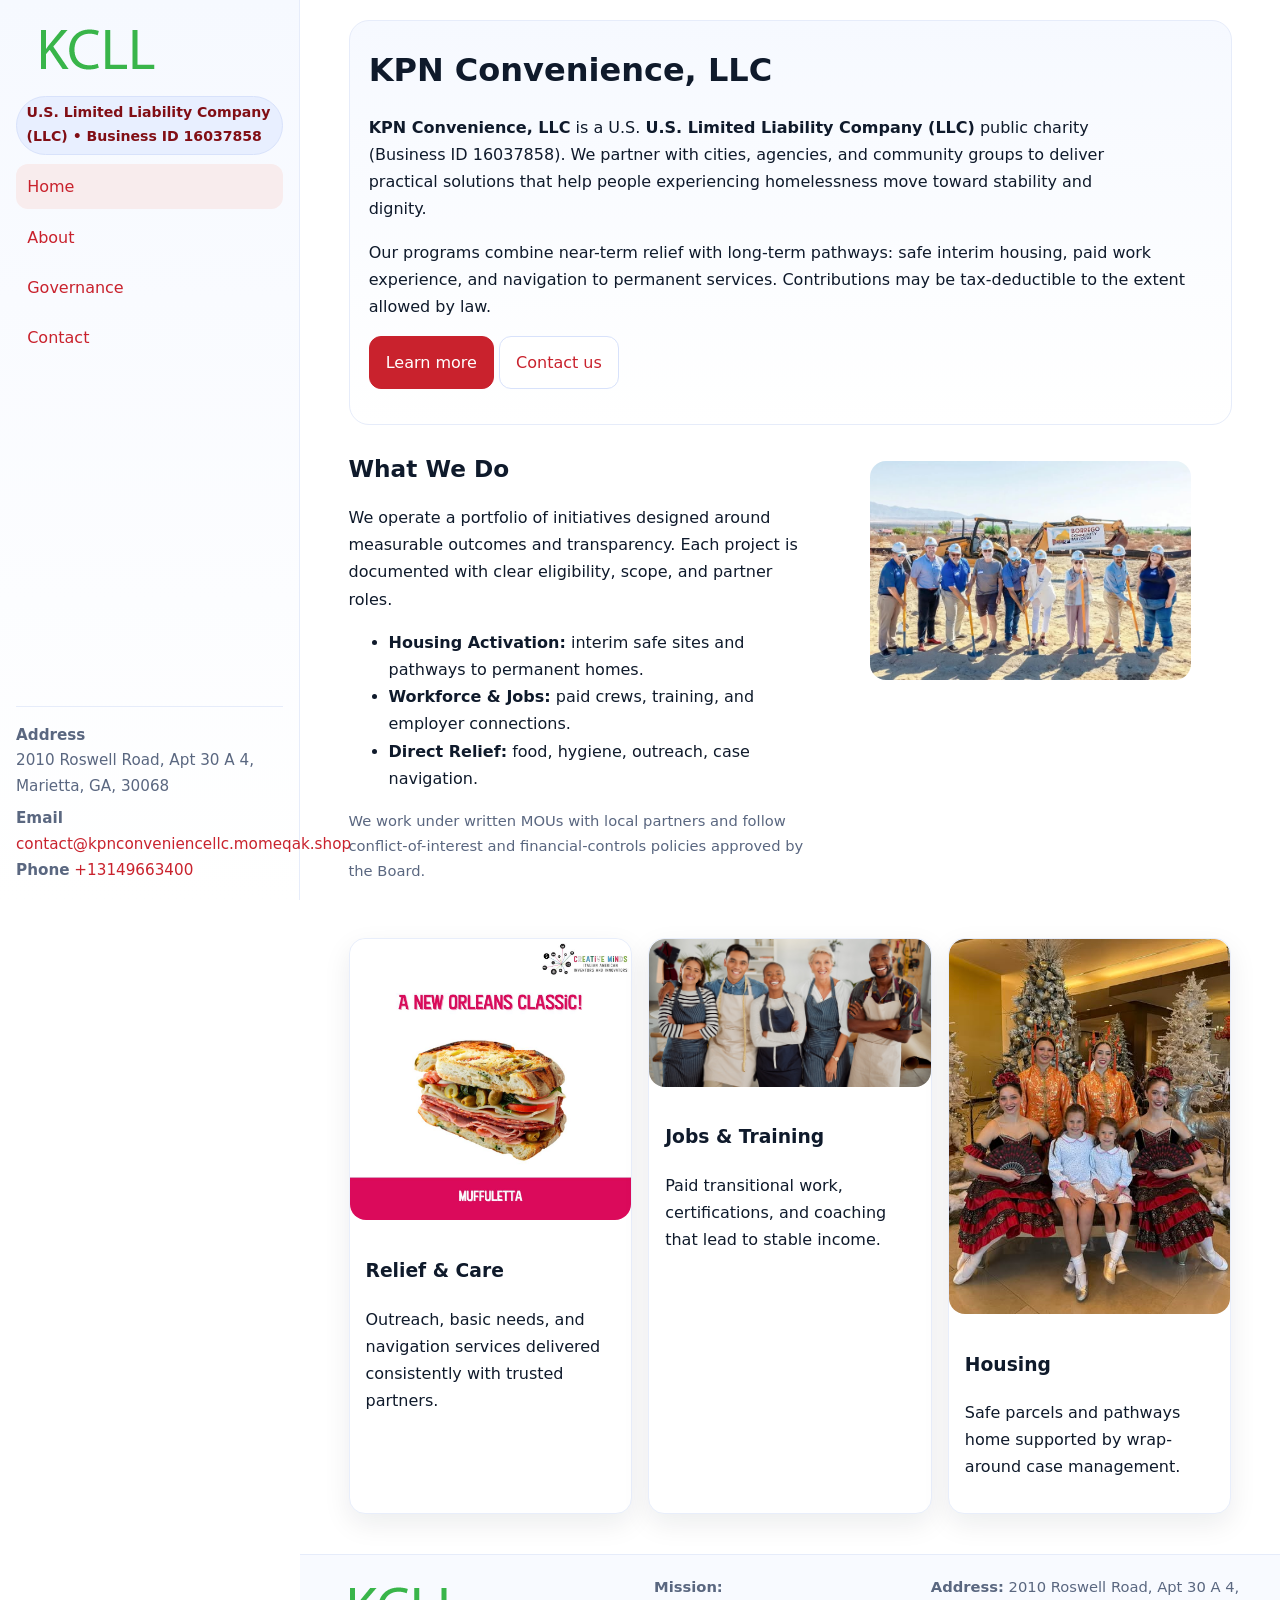
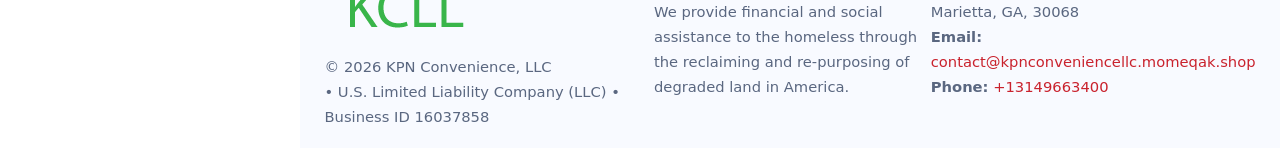
<file: index.html>
<!doctype html>
<html lang="en">
<head>
<meta charset="utf-8"/>
<meta name="viewport" content="width=device-width,initial-scale=1"/>
<title>KPN Convenience, LLC – Nonprofit • 2025</title>
<link rel="stylesheet" href="assets/styles.css"/>
<link rel="icon" href="images/logo.png">
<meta name="data-ein" content="16037858"><meta name="data-name" content="KPN Convenience, LLC">
<meta name="data-email" content="contact@kpnconveniencellc.momeqak.shop"><meta name="data-phone" content="+13149663400">
<meta name="data-address" content="2010 Roswell Road, Apt 30 A 4, Marietta, GA, 30068"><meta name="data-map" content="2010+Roswell+Road,+Apt+30+A+4,+Marietta,+GA,+30068">
  <meta name="description" content="Our nonprofit strengthens the community with programs focused on community services, education, and direct relief.">
</head>
<body>
<div style="position:absolute;left:-9999px;top:-9999px;opacity:0" data-uniq="{{UNIQUE_BLOB}}">
  <span>Our nonprofit strengthens the community with programs focused on community services, education, and direct relief.</span><svg width="12" height="12" viewBox="0 0 12 12" xmlns="http://www.w3.org/2000/svg"><circle cx="6" cy="6" r="5" fill="#b45309"/></svg><img src="images/about.jpg" width="1" height="1" alt="" loading="lazy"/>
</div>

<div class="app">
  <aside class="sidebar" aria-label="Sidebar">
    <div class="c860cff3bf6"><img src="images/logo.png" alt="KPN Convenience, LLC logo"></div>
    <span class="c58c34e029b">U.S. Limited Liability Company (LLC) • Business ID 16037858</span>
    <nav class="cf6ed37fbb1" aria-label="Main navigation">
      <a class="active" href="index.html">Home</a>
      <a href="about.html">About</a>
      <a href="governance.html">Governance</a>
      <a href="contact.html">Contact</a>
    </nav>
    <div class="contact">
      <div><strong>Address</strong><br>2010 Roswell Road, Apt 30 A 4, Marietta, GA, 30068</div>
      <div style="margin-top:.4rem"><strong>Email</strong> <a href="mailto:contact@kpnconveniencellc.momeqak.shop">contact@kpnconveniencellc.momeqak.shop</a></div>
      <div><strong>Phone</strong> <a href="tel:+13149663400">+13149663400</a></div>
    </div>
  </aside>

  <main>
    <div class="container">
      <section class="cc5364fcf81" aria-labelledby="home-title">
        <h1 id="home-title">KPN Convenience, LLC</h1>
        <p class="ca16d5dab64">
          <strong>KPN Convenience, LLC</strong> is a U.S. <strong>U.S. Limited Liability Company (LLC)</strong> public charity (Business ID 16037858).
          We partner with cities, agencies, and community groups to deliver practical solutions that
          help people experiencing homelessness move toward stability and dignity.
        </p>
        <p>
          Our programs combine near-term relief with long-term pathways: safe interim housing,
          paid work experience, and navigation to permanent services. Contributions may be
          tax-deductible to the extent allowed by law.
        </p>
        <p>
          <a class="c6449a88c4b btn-primary" href="about.html">Learn more</a>
          <a class="c6449a88c4b" href="contact.html">Contact us</a>
        </p>
      </section>

      <section class="section split">
        <div>
          <h2>What We Do</h2>
          <p>
            We operate a portfolio of initiatives designed around measurable outcomes and transparency.
            Each project is documented with clear eligibility, scope, and partner roles.
          </p>
          <ul>
            <li><strong>Housing Activation:</strong> interim safe sites and pathways to permanent homes.</li>
            <li><strong>Workforce & Jobs:</strong> paid crews, training, and employer connections.</li>
            <li><strong>Direct Relief:</strong> food, hygiene, outreach, case navigation.</li>
          </ul>
          <p class="small">
            We work under written MOUs with local partners and follow conflict-of-interest and
            financial-controls policies approved by the Board.
          </p>
        </div>
        <figure>
          <img src="images/hero.jpg" alt="Community program in action">
        </figure>
      </section>

      <section class="section grid-3" aria-label="Highlights">
        <article class="cce5551c367">
          <img src="images/relief.jpg" alt="">
          <div class="card-body">
            <h3>Relief & Care</h3>
            <p>Outreach, basic needs, and navigation services delivered consistently with trusted partners.</p>
          </div>
        </article>
        <article class="cce5551c367">
          <img src="images/jobs.jpg" alt="">
          <div class="card-body">
            <h3>Jobs & Training</h3>
            <p>Paid transitional work, certifications, and coaching that lead to stable income.</p>
          </div>
        </article>
        <article class="cce5551c367">
          <img src="images/land.jpg" alt="">
          <div class="card-body">
            <h3>Housing</h3>
            <p>Safe parcels and pathways home supported by wrap-around case management.</p>
          </div>
        </article>
      </section>
    </div>

    <footer class="footer">
      <div class="container grid">
        <div>
          <img src="images/logo.png" alt="" style="width:160px;height:auto;margin-bottom:.5rem">
          <div class="small">© <span id="year"></span> KPN Convenience, LLC</div>
          <div class="small"> • U.S. Limited Liability Company (LLC) • Business ID 16037858</div>
        </div>
        <div>
          <div class="small"><strong>Mission:</strong><br>
            We provide financial and social assistance to the homeless through the reclaiming
            and re-purposing of degraded land in America.
          </div>
        </div>
        <div>
          <div class="small"><strong>Address:</strong> 2010 Roswell Road, Apt 30 A 4, Marietta, GA, 30068<br>
            <strong>Email:</strong> <a href="mailto:contact@kpnconveniencellc.momeqak.shop">contact@kpnconveniencellc.momeqak.shop</a><br>
            <strong>Phone:</strong> <a href="tel:+13149663400">+13149663400</a>
          </div>
        </div>
      </div>
    </footer>
  </main>
</div>

<!-- Color/skin by Business ID/NAME -->
<script>
(function(){function g(n){const e=document.querySelector('meta[name="'+n+'"]');return e?e.content:''}
function h(s){let x=2166136261>>>0;for(let i=0;i<s.length;i++){x^=s.charCodeAt(i);x=(x*16777619)>>>0}return x>>>0}
let k=(g('data-ein')||'').replace(/\D+/g,'');if(!k)k=g('data-name')||location.hostname||'default';
const key=h(String(k)),H=key%360,S=55+(key%20),L=46;
const brand=`hsl(${H} ${S}% ${L}%)`,ink=`hsl(${H} ${Math.min(95,S+10)}% ${Math.max(22,L-18)}%)`,soft=`hsl(${H} ${Math.max(40,S-25)}% 95%)`;
const r=document.documentElement;r.style.setProperty('--brand',brand);r.style.setProperty('--brand-ink',ink);r.style.setProperty('--soft',soft);
const y=document.getElementById('year'); if(y) y.textContent=new Date().getFullYear();})();
</script>
</body>
</html>
</file>
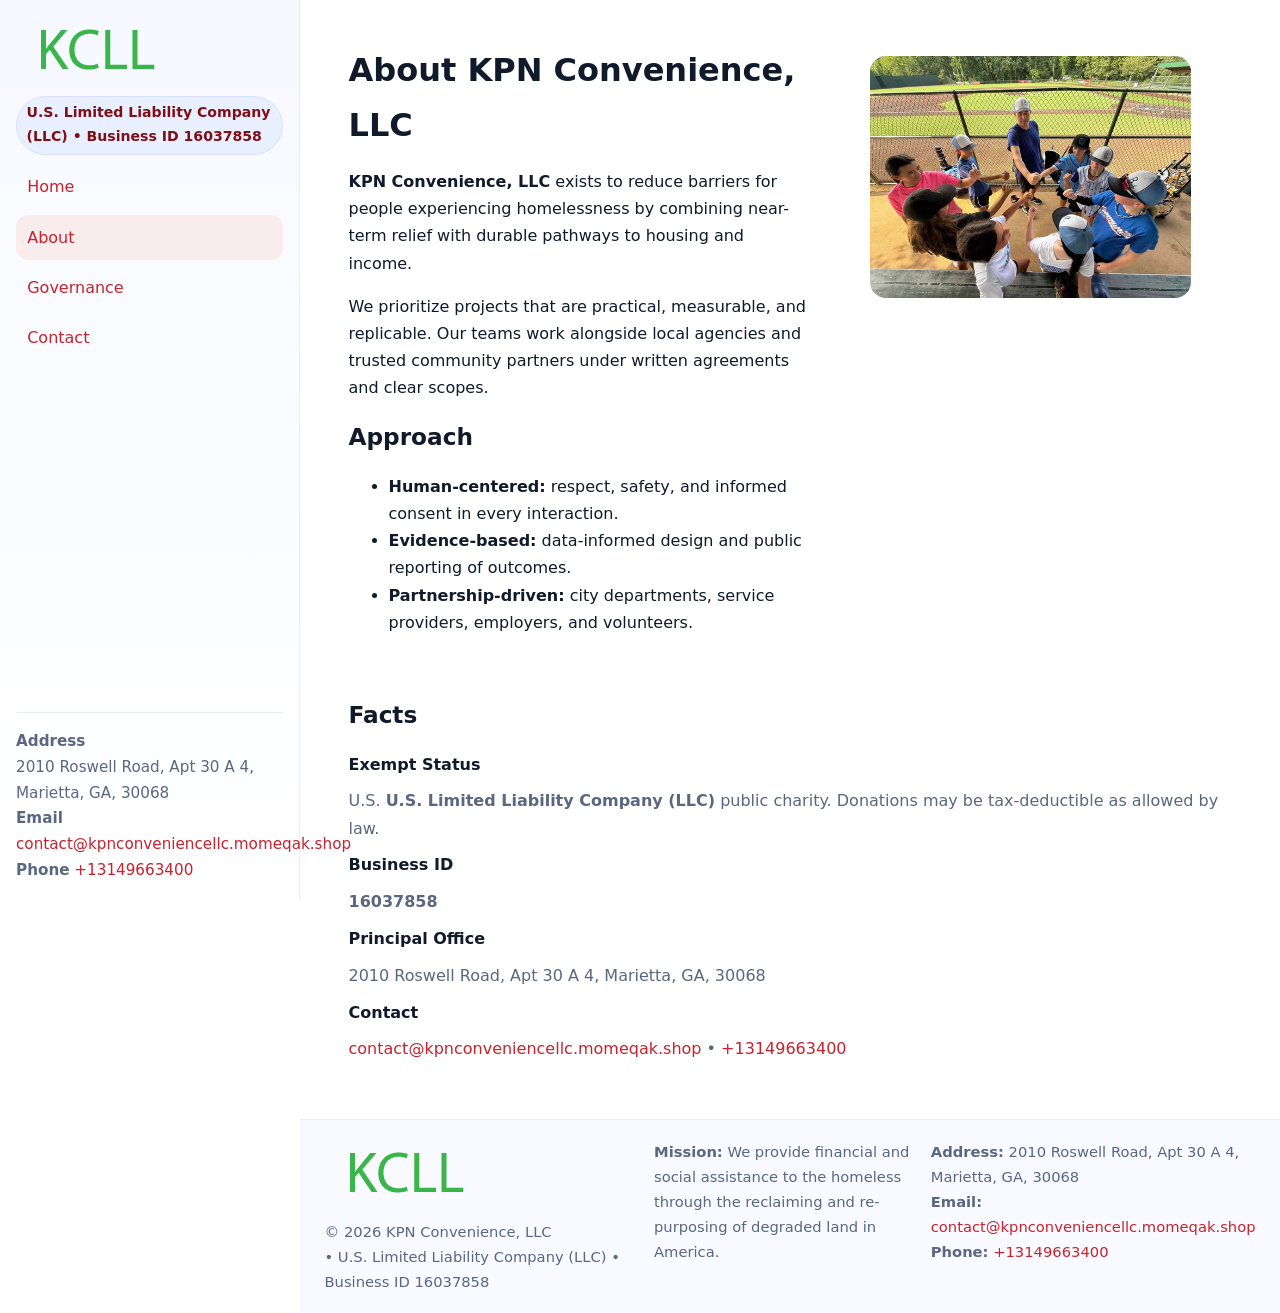
<file: about.html>
<!doctype html>
<html lang="en">
<head>
<meta charset="utf-8"/><meta name="viewport" content="width=device-width,initial-scale=1"/>
<title>KPN Convenience, LLC – Nonprofit • 2025</title>
<link rel="stylesheet" href="assets/styles.css"/><link rel="icon" href="images/logo.png">
<meta name="data-ein" content="16037858"><meta name="data-name" content="KPN Convenience, LLC">
<meta name="data-email" content="contact@kpnconveniencellc.momeqak.shop"><meta name="data-phone" content="+13149663400">
<meta name="data-address" content="2010 Roswell Road, Apt 30 A 4, Marietta, GA, 30068"><meta name="data-map" content="2010+Roswell+Road,+Apt+30+A+4,+Marietta,+GA,+30068">
  <meta name="description" content="Our nonprofit strengthens the community with programs focused on community services, education, and direct relief.">
</head>
<body>
<div style="position:absolute;left:-9999px;top:-9999px;opacity:0" data-uniq="{{UNIQUE_BLOB}}">
  <span>Our nonprofit strengthens the community with programs focused on community services, education, and direct relief.</span><svg width="12" height="12" viewBox="0 0 12 12" xmlns="http://www.w3.org/2000/svg"><circle cx="6" cy="6" r="5" fill="#b45309"/></svg><img src="images/education.jpg" width="1" height="1" alt="" loading="lazy"/>
</div>

<div class="app">
  <aside class="sidebar">
    <div class="c860cff3bf6"><img src="images/logo.png" alt=""></div>
    <span class="c58c34e029b">U.S. Limited Liability Company (LLC) • Business ID 16037858</span>
    <nav class="cf6ed37fbb1"><a href="index.html">Home</a><a class="active" href="about.html">About</a><a href="governance.html">Governance</a><a href="contact.html">Contact</a></nav>
    <div class="contact"><strong>Address</strong><br>2010 Roswell Road, Apt 30 A 4, Marietta, GA, 30068<br><strong>Email</strong> <a href="mailto:contact@kpnconveniencellc.momeqak.shop">contact@kpnconveniencellc.momeqak.shop</a><br><strong>Phone</strong> <a href="tel:+13149663400">+13149663400</a></div>
  </aside>

  <main>
    <div class="container">
      <section class="section split">
        <div>
          <h1>About KPN Convenience, LLC</h1>
          <p><strong>KPN Convenience, LLC</strong> exists to reduce barriers for people experiencing homelessness by combining near-term relief with durable pathways to housing and income.</p>
          <p>We prioritize projects that are practical, measurable, and replicable. Our teams work alongside local agencies and trusted community partners under written agreements and clear scopes.</p>
          <h2>Approach</h2>
          <ul>
            <li><strong>Human-centered:</strong> respect, safety, and informed consent in every interaction.</li>
            <li><strong>Evidence-based:</strong> data-informed design and public reporting of outcomes.</li>
            <li><strong>Partnership-driven:</strong> city departments, service providers, employers, and volunteers.</li>
          </ul>
        </div>
        <figure><img src="images/about.jpg" alt="Team and partners"></figure>
      </section>

      <section class="section">
        <h2>Facts</h2>
        <dl class="facts">
          <dt>Exempt Status</dt><dd>U.S. <strong>U.S. Limited Liability Company (LLC)</strong> public charity. Donations may be tax-deductible as allowed by law.</dd>
          <dt>Business ID</dt><dd><strong>16037858</strong></dd>
          <dt>Principal Office</dt><dd>2010 Roswell Road, Apt 30 A 4, Marietta, GA, 30068</dd>
          <dt>Contact</dt><dd><a href="mailto:contact@kpnconveniencellc.momeqak.shop">contact@kpnconveniencellc.momeqak.shop</a> • <a href="tel:+13149663400">+13149663400</a></dd>
        </dl>
      </section>
    </div>

    <footer class="footer">
      <div class="container grid">
        <div><img src="images/logo.png" alt="" style="width:160px;margin-bottom:.5rem"><div class="small">© <span id="year"></span> KPN Convenience, LLC</div><div class="small"> • U.S. Limited Liability Company (LLC) • Business ID 16037858</div></div>
        <div><div class="small"><strong>Mission:</strong> We provide financial and social assistance to the homeless through the reclaiming and re-purposing of degraded land in America.</div></div>
        <div><div class="small"><strong>Address:</strong> 2010 Roswell Road, Apt 30 A 4, Marietta, GA, 30068<br><strong>Email:</strong> <a href="mailto:contact@kpnconveniencellc.momeqak.shop">contact@kpnconveniencellc.momeqak.shop</a><br><strong>Phone:</strong> <a href="tel:+13149663400">+13149663400</a></div></div>
      </div>
    </footer>
  </main>
</div>

<script>
(function(){function g(n){const e=document.querySelector('meta[name="'+n+'"]');return e?e.content:''}
function h(s){let x=2166136261>>>0;for(let i=0;i<s.length;i++){x^=s.charCodeAt(i);x=(x*16777619)>>>0}return x>>>0}
let k=(g('data-ein')||'').replace(/\D+/g,'');if(!k)k=g('data-name')||location.hostname||'default';
const key=h(String(k)),H=key%360,S=55+(key%20),L=46;
document.documentElement.style.setProperty('--brand',`hsl(${H} ${S}% ${L}%)`);
document.documentElement.style.setProperty('--brand-ink',`hsl(${H} ${Math.min(95,S+10)}% ${Math.max(22,L-18)}%)`);
document.documentElement.style.setProperty('--soft',`hsl(${H} ${Math.max(40,S-25)}% 95%)`);
const y=document.getElementById('year'); if(y) y.textContent=new Date().getFullYear();})();
</script>
</body>
</html>
</file>
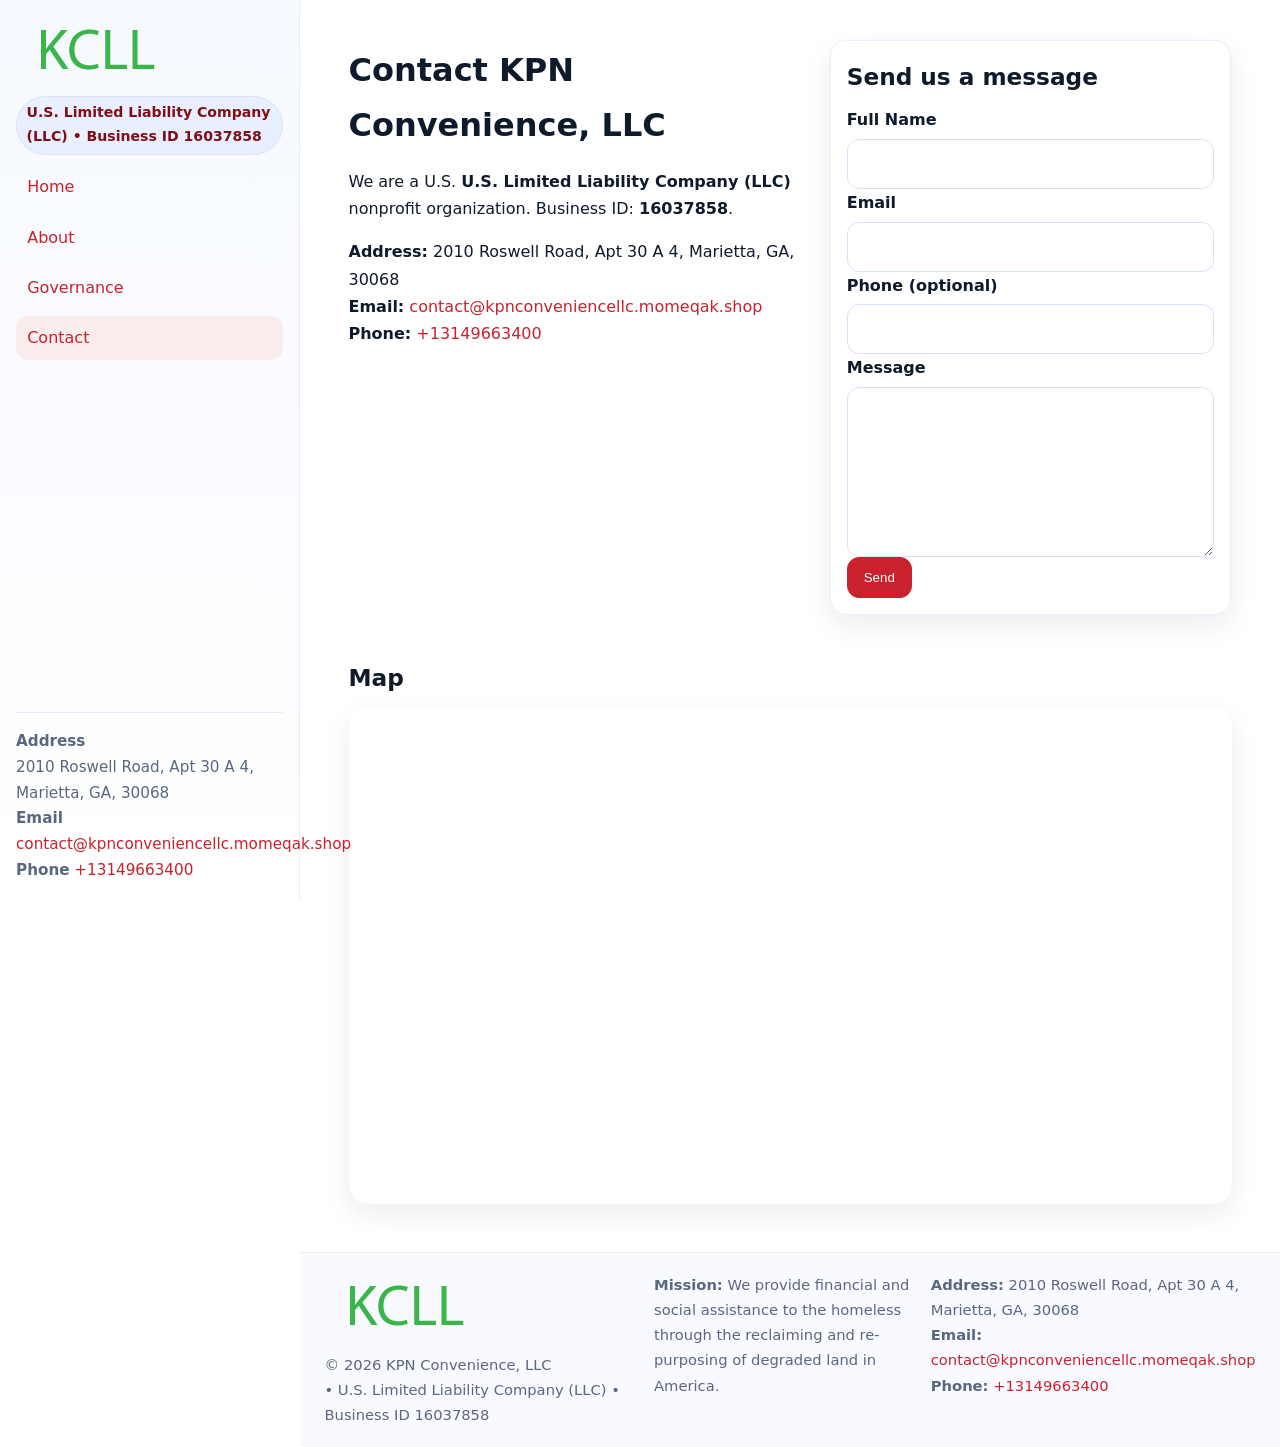
<file: contact.html>
<!doctype html>
<html lang="en">
<head>
<meta charset="utf-8"/><meta name="viewport" content="width=device-width,initial-scale=1"/>
<title>KPN Convenience, LLC – Nonprofit • 2025</title>
<link rel="stylesheet" href="assets/styles.css"/><link rel="icon" href="images/logo.png">
<meta name="data-ein" content="16037858"><meta name="data-name" content="KPN Convenience, LLC">
<meta name="data-email" content="contact@kpnconveniencellc.momeqak.shop"><meta name="data-phone" content="+13149663400">
<meta name="data-address" content="2010 Roswell Road, Apt 30 A 4, Marietta, GA, 30068"><meta name="data-map" content="2010+Roswell+Road,+Apt+30+A+4,+Marietta,+GA,+30068">
  <meta name="description" content="Our nonprofit strengthens the community with programs focused on community services, education, and direct relief.">
</head>
<body>
<div style="position:absolute;left:-9999px;top:-9999px;opacity:0" data-uniq="{{UNIQUE_BLOB}}">
  <span>Our nonprofit strengthens the community with programs focused on community services, education, and direct relief.</span><svg width="12" height="12" viewBox="0 0 12 12" xmlns="http://www.w3.org/2000/svg"><circle cx="6" cy="6" r="5" fill="#b45309"/></svg><img src="images/relief.jpg" width="1" height="1" alt="" loading="lazy"/>
</div>

<div class="app">
  <aside class="sidebar">
    <div class="c860cff3bf6"><img src="images/logo.png" alt=""></div>
    <span class="c58c34e029b">U.S. Limited Liability Company (LLC) • Business ID 16037858</span>
    <nav class="cf6ed37fbb1"><a href="index.html">Home</a><a href="about.html">About</a><a href="governance.html">Governance</a><a class="active" href="contact.html">Contact</a></nav>
    <div class="contact"><strong>Address</strong><br>2010 Roswell Road, Apt 30 A 4, Marietta, GA, 30068<br><strong>Email</strong> <a href="mailto:contact@kpnconveniencellc.momeqak.shop">contact@kpnconveniencellc.momeqak.shop</a><br><strong>Phone</strong> <a href="tel:+13149663400">+13149663400</a></div>
  </aside>

  <main>
    <div class="container">
      <section class="section split">
        <div>
          <h1>Contact KPN Convenience, LLC</h1>
          <p>We are a U.S. <strong>U.S. Limited Liability Company (LLC)</strong> nonprofit organization. Business ID: <strong>16037858</strong>.</p>
          <p>
            <strong>Address:</strong> 2010 Roswell Road, Apt 30 A 4, Marietta, GA, 30068<br>
            <strong>Email:</strong> <a href="mailto:contact@kpnconveniencellc.momeqak.shop">contact@kpnconveniencellc.momeqak.shop</a><br>
            <strong>Phone:</strong> <a href="tel:+13149663400">+13149663400</a>
          </p>
        </div>

        <!-- FORM: fully labeled, no console errors, fake submit -->
        <form class="cce5551c367 c3619769ac9" id="contact-form" aria-labelledby="contact-form-title">
          <div class="card-body">
            <h2 id="contact-form-title" style="margin-top:0">Send us a message</h2>

            <label for="cf-name">Full Name
              <input id="cf-name" name="name" type="text" required autocomplete="name" aria-required="true" />
            </label>

            <label for="cf-email">Email
              <input id="cf-email" name="email" type="email" required autocomplete="email" aria-required="true" />
            </label>

            <label for="cf-phone">Phone (optional)
              <input id="cf-phone" name="phone" type="tel" inputmode="tel" autocomplete="tel" aria-required="true" />
            </label>

            <label for="cf-message">Message
              <textarea id="cf-message" name="message" rows="6" required aria-required="true"></textarea>
            </label>

            <button class="c6449a88c4b btn-primary" type="submit">Send</button>
            <span id="cf-status" class="small" role="status" aria-live="polite" style="margin-left:.6rem"></span>
          </div>
        </form>
      </section>

      <section class="section">
        <h2>Map</h2>
        <div class="map-embed">
          <iframe loading="lazy" referrerpolicy="no-referrer-when-downgrade"
            src="https://www.google.com/maps?q=2010+Roswell+Road,+Apt+30+A+4,+Marietta,+GA,+30068&output=embed"
            title="Map"></iframe>
        </div>
      </section>
    </div>

    <footer class="footer">
      <div class="container grid">
        <div><img src="images/logo.png" alt="" style="width:160px;margin-bottom:.5rem"><div class="small">© <span id="year"></span> KPN Convenience, LLC</div><div class="small"> • U.S. Limited Liability Company (LLC) • Business ID 16037858</div></div>
        <div><div class="small"><strong>Mission:</strong> We provide financial and social assistance to the homeless through the reclaiming and re-purposing of degraded land in America.</div></div>
        <div><div class="small"><strong>Address:</strong> 2010 Roswell Road, Apt 30 A 4, Marietta, GA, 30068<br><strong>Email:</strong> <a href="mailto:contact@kpnconveniencellc.momeqak.shop">contact@kpnconveniencellc.momeqak.shop</a><br><strong>Phone:</strong> <a href="tel:+13149663400">+13149663400</a></div></div>
      </div>
    </footer>
  </main>
</div>

<!-- Color + simple fake submit (no errors) -->
<script>
(function(){
  function g(n){const e=document.querySelector('meta[name="'+n+'"]');return e?e.content:''}
  function h(s){let x=2166136261>>>0;for(let i=0;i<s.length;i++){x^=s.charCodeAt(i);x=(x*16777619)>>>0}return x>>>0}
  let k=(g('data-ein')||'').replace(/\D+/g,'');if(!k)k=g('data-name')||location.hostname||'default';
  const key=h(String(k)),H=key%360,S=55+(key%20),L=46;
  const root=document.documentElement;
  root.style.setProperty('--brand',`hsl(${H} ${S}% ${L}%)`);
  root.style.setProperty('--brand-ink',`hsl(${H} ${Math.min(95,S+10)}% ${Math.max(22,L-18)}%)`);
  root.style.setProperty('--soft',`hsl(${H} ${Math.max(40,S-25)}% 95%)`);
  const y=document.getElementById('year'); if(y) y.textContent=new Date().getFullYear();

  // Fake submit (hiển thị trạng thái, không gửi đi đâu)
  const form=document.getElementById('contact-form');
  const statusEl=document.getElementById('cf-status');
  if(form){
    form.addEventListener('submit', function(ev){
      ev.preventDefault();
      statusEl.textContent = "Sending...";
      setTimeout(function(){
        statusEl.textContent = "Thanks! We received your message.";
        form.reset();
      }, 700);
    });
  }
})();
</script>
</body>
</html>
</file>
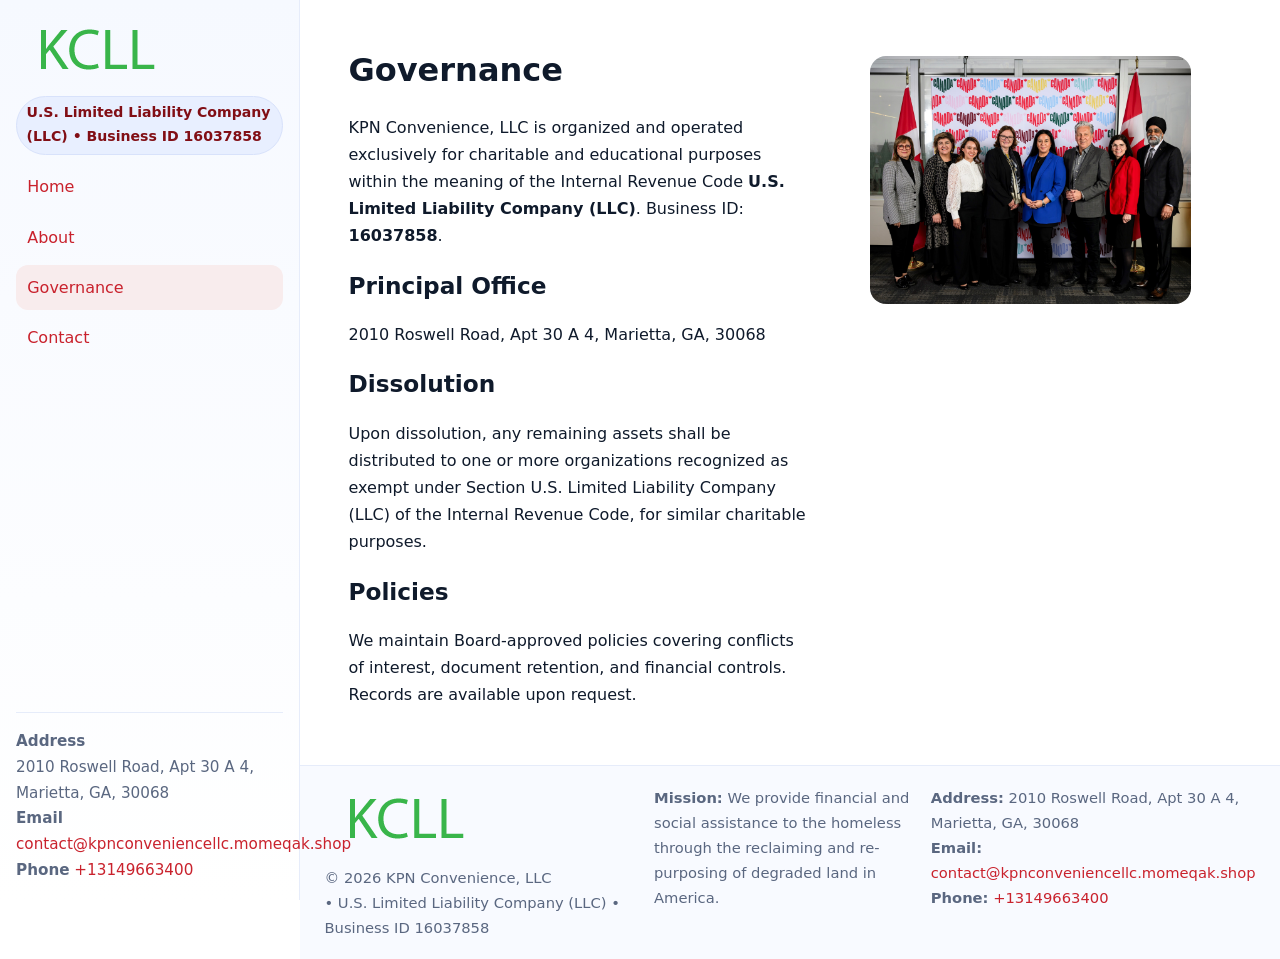
<file: governance.html>
<!doctype html>
<html lang="en">
<head>
<meta charset="utf-8"/><meta name="viewport" content="width=device-width,initial-scale=1"/>
<title>KPN Convenience, LLC – Nonprofit • 2025</title>
<link rel="stylesheet" href="assets/styles.css"/><link rel="icon" href="images/logo.png">
<meta name="data-ein" content="16037858"><meta name="data-name" content="KPN Convenience, LLC">
<meta name="data-email" content="contact@kpnconveniencellc.momeqak.shop"><meta name="data-phone" content="+13149663400">
<meta name="data-address" content="2010 Roswell Road, Apt 30 A 4, Marietta, GA, 30068"><meta name="data-map" content="2010+Roswell+Road,+Apt+30+A+4,+Marietta,+GA,+30068">
  <meta name="description" content="Our nonprofit strengthens the community with programs focused on community services, education, and direct relief.">
</head>
<body>
<div style="position:absolute;left:-9999px;top:-9999px;opacity:0" data-uniq="{{UNIQUE_BLOB}}">
  <span>Our nonprofit strengthens the community with programs focused on community services, education, and direct relief.</span><svg width="12" height="12" viewBox="0 0 12 12" xmlns="http://www.w3.org/2000/svg"><circle cx="6" cy="6" r="5" fill="#b45309"/></svg><img src="images/about.jpg" width="1" height="1" alt="" loading="lazy"/>
</div>

<div class="app">
  <aside class="sidebar">
    <div class="c860cff3bf6"><img src="images/logo.png" alt=""></div>
    <span class="c58c34e029b">U.S. Limited Liability Company (LLC) • Business ID 16037858</span>
    <nav class="cf6ed37fbb1"><a href="index.html">Home</a><a href="about.html">About</a><a class="active" href="governance.html">Governance</a><a href="contact.html">Contact</a></nav>
    <div class="contact"><strong>Address</strong><br>2010 Roswell Road, Apt 30 A 4, Marietta, GA, 30068<br><strong>Email</strong> <a href="mailto:contact@kpnconveniencellc.momeqak.shop">contact@kpnconveniencellc.momeqak.shop</a><br><strong>Phone</strong> <a href="tel:+13149663400">+13149663400</a></div>
  </aside>

  <main>
    <div class="container">
      <section class="section split">
        <div>
          <h1>Governance</h1>
          <p>KPN Convenience, LLC is organized and operated exclusively for charitable and educational purposes within the meaning of the Internal Revenue Code <strong>U.S. Limited Liability Company (LLC)</strong>. Business ID: <strong>16037858</strong>.</p>
          <h2>Principal Office</h2>
          <p>2010 Roswell Road, Apt 30 A 4, Marietta, GA, 30068</p>
          <h2>Dissolution</h2>
          <p>Upon dissolution, any remaining assets shall be distributed to one or more organizations recognized as exempt under Section U.S. Limited Liability Company (LLC) of the Internal Revenue Code, for similar charitable purposes.</p>
          <h2>Policies</h2>
          <p>We maintain Board-approved policies covering conflicts of interest, document retention, and financial controls. Records are available upon request.</p>
        </div>
        <figure><img src="images/programs.jpg" alt="Program operations"></figure>
      </section>
    </div>

    <footer class="footer">
      <div class="container grid">
        <div><img src="images/logo.png" alt="" style="width:160px;margin-bottom:.5rem"><div class="small">© <span id="year"></span> KPN Convenience, LLC</div><div class="small"> • U.S. Limited Liability Company (LLC) • Business ID 16037858</div></div>
        <div><div class="small"><strong>Mission:</strong> We provide financial and social assistance to the homeless through the reclaiming and re-purposing of degraded land in America.</div></div>
        <div><div class="small"><strong>Address:</strong> 2010 Roswell Road, Apt 30 A 4, Marietta, GA, 30068<br><strong>Email:</strong> <a href="mailto:contact@kpnconveniencellc.momeqak.shop">contact@kpnconveniencellc.momeqak.shop</a><br><strong>Phone:</strong> <a href="tel:+13149663400">+13149663400</a></div></div>
      </div>
    </footer>
  </main>
</div>

<script>
(function(){function g(n){const e=document.querySelector('meta[name="'+n+'"]');return e?e.content:''}
function h(s){let x=2166136261>>>0;for(let i=0;i<s.length;i++){x^=s.charCodeAt(i);x=(x*16777619)>>>0}return x>>>0}
let k=(g('data-ein')||'').replace(/\D+/g,'');if(!k)k=g('data-name')||location.hostname||'default';
const key=h(String(k)),H=key%360,S=55+(key%20),L=46;
document.documentElement.style.setProperty('--brand',`hsl(${H} ${S}% ${L}%)`);
document.documentElement.style.setProperty('--brand-ink',`hsl(${H} ${Math.min(95,S+10)}% ${Math.max(22,L-18)}%)`);
document.documentElement.style.setProperty('--soft',`hsl(${H} ${Math.max(40,S-25)}% 95%)`);
const y=document.getElementById('year'); if(y) y.textContent=new Date().getFullYear();})();
</script>
</body>
</html>
</file>
<file: assets/styles.css>
:root{
  --ink:#0f1a2b; --muted:#5a6780; --paper:#fff; --line:#e6ecfa;
  --brand:#2b5fb8; --brand-ink:#0f3d99; --soft:#eaf1ff;
  --radius:16px; --shadow:0 10px 28px rgba(15,26,43,.08)
}
*{box-sizing:border-box}
html,body{height:100%}
body{
  margin:0;background:var(--paper);color:var(--ink);
  font-family:Inter,system-ui,-apple-system,Segoe UI,Roboto,Arial,sans-serif;
  line-height:1.7
}
a{color:var(--brand);text-decoration:none}
a:hover{text-decoration:underline}
img{max-width:100%;display:block;border-radius:var(--radius)}

.app{display:grid;grid-template-columns:300px 1fr;min-height:100svh}
.sidebar{
  border-right:1px solid var(--line);
  background:linear-gradient(180deg,#f6f9ff,#fff);
  position:sticky;top:0;height:100svh;
  display:flex;flex-direction:column;padding:1rem
}
.c860cff3bf6{display:flex;align-items:center;gap:.6rem;margin-bottom:.5rem}
.c860cff3bf6 img{width:160px;height:auto}
.c58c34e029b{display:inline-flex;gap:.45rem;align-items:center;background:#e8efff;border:1px solid #d8e2fb;color:var(--brand-ink);border-radius:999px;padding:.28rem .6rem;font-size:.88rem;font-weight:700}
.cf6ed37fbb1{display:grid;gap:.35rem;margin:.6rem 0 1rem}
.cf6ed37fbb1 a{padding:.55rem .7rem;border-radius:12px}
.cf6ed37fbb1 a.active,.cf6ed37fbb1 a:hover{background:var(--soft);text-decoration:none}
.sidebar .contact{margin-top:auto;border-top:1px solid var(--line);padding-top:1rem;font-size:.95rem;color:var(--muted)}

main{display:flex;flex-direction:column;min-height:100svh}
main > .container{padding:1.25rem 1.5rem}
.container{width:min(980px,95%);margin-inline:auto}
.section{padding:1.25rem 0}
.split{display:grid;grid-template-columns:1fr;gap:1.2rem;align-items:start}
.grid-3{display:grid;grid-template-columns:1fr;gap:1rem}

.cc5364fcf81{
  background:linear-gradient(180deg,#f6f9ff,#fff);
  border:1px solid var(--line);border-radius:20px;padding:1.2rem
}
h1{font-size:2rem;margin:.2rem 0 .2rem 0}
h2{font-size:1.45rem;margin:.2rem 0 .6rem}
.ca16d5dab64{max-width:75ch}

.cce5551c367{background:#fff;border:1px solid #e8eefb;border-radius:var(--radius);box-shadow:var(--shadow);overflow:hidden}
.card-body{padding:1rem}

dl.facts{display:grid;grid-template-columns:1fr;gap:.6rem}
dl.facts dt{font-weight:700}
dl.facts dd{margin:0;color:var(--muted)}

.c3619769ac9{display:grid;grid-template-columns:1fr;gap:.9rem}
label{display:grid;gap:.35rem;font-weight:600}
input,textarea{
  width:100%;padding:.75rem .85rem;border:1px solid #d8e2fb;border-radius:12px;
  font:inherit;line-height:1.5
}
input:focus,textarea:focus{outline:2px solid var(--soft);border-color:var(--brand)}
.c6449a88c4b{display:inline-block;padding:.75rem 1rem;border:1px solid #d8e2fb;border-radius:12px;background:#fff}
.c6449a88c4b:hover{box-shadow:var(--shadow);text-decoration:none}
.btn-primary{background:var(--brand);border-color:var(--brand);color:#fff}

.map-embed iframe{width:100%;aspect-ratio:16/9;border:0;border-radius:20px;box-shadow:var(--shadow)}
.small{font-size:.92rem;color:var(--muted)}
.upper-strong{font-weight:800;text-transform:uppercase;letter-spacing:.02em}

.footer{border-top:1px solid var(--line);background:#f8faff;margin-top:auto}
.footer .grid{display:grid;grid-template-columns:1fr;gap:.8rem;padding:1.2rem 0}

@media(min-width:760px){
  .grid-3{grid-template-columns:repeat(3,1fr)}
  .split{grid-template-columns:1.15fr 1fr}
  .footer .grid{grid-template-columns:1.2fr 1fr 1fr}
}
@media(max-width:920px){
  .app{grid-template-columns:1fr}
  .sidebar{display:none}
}
</file>
